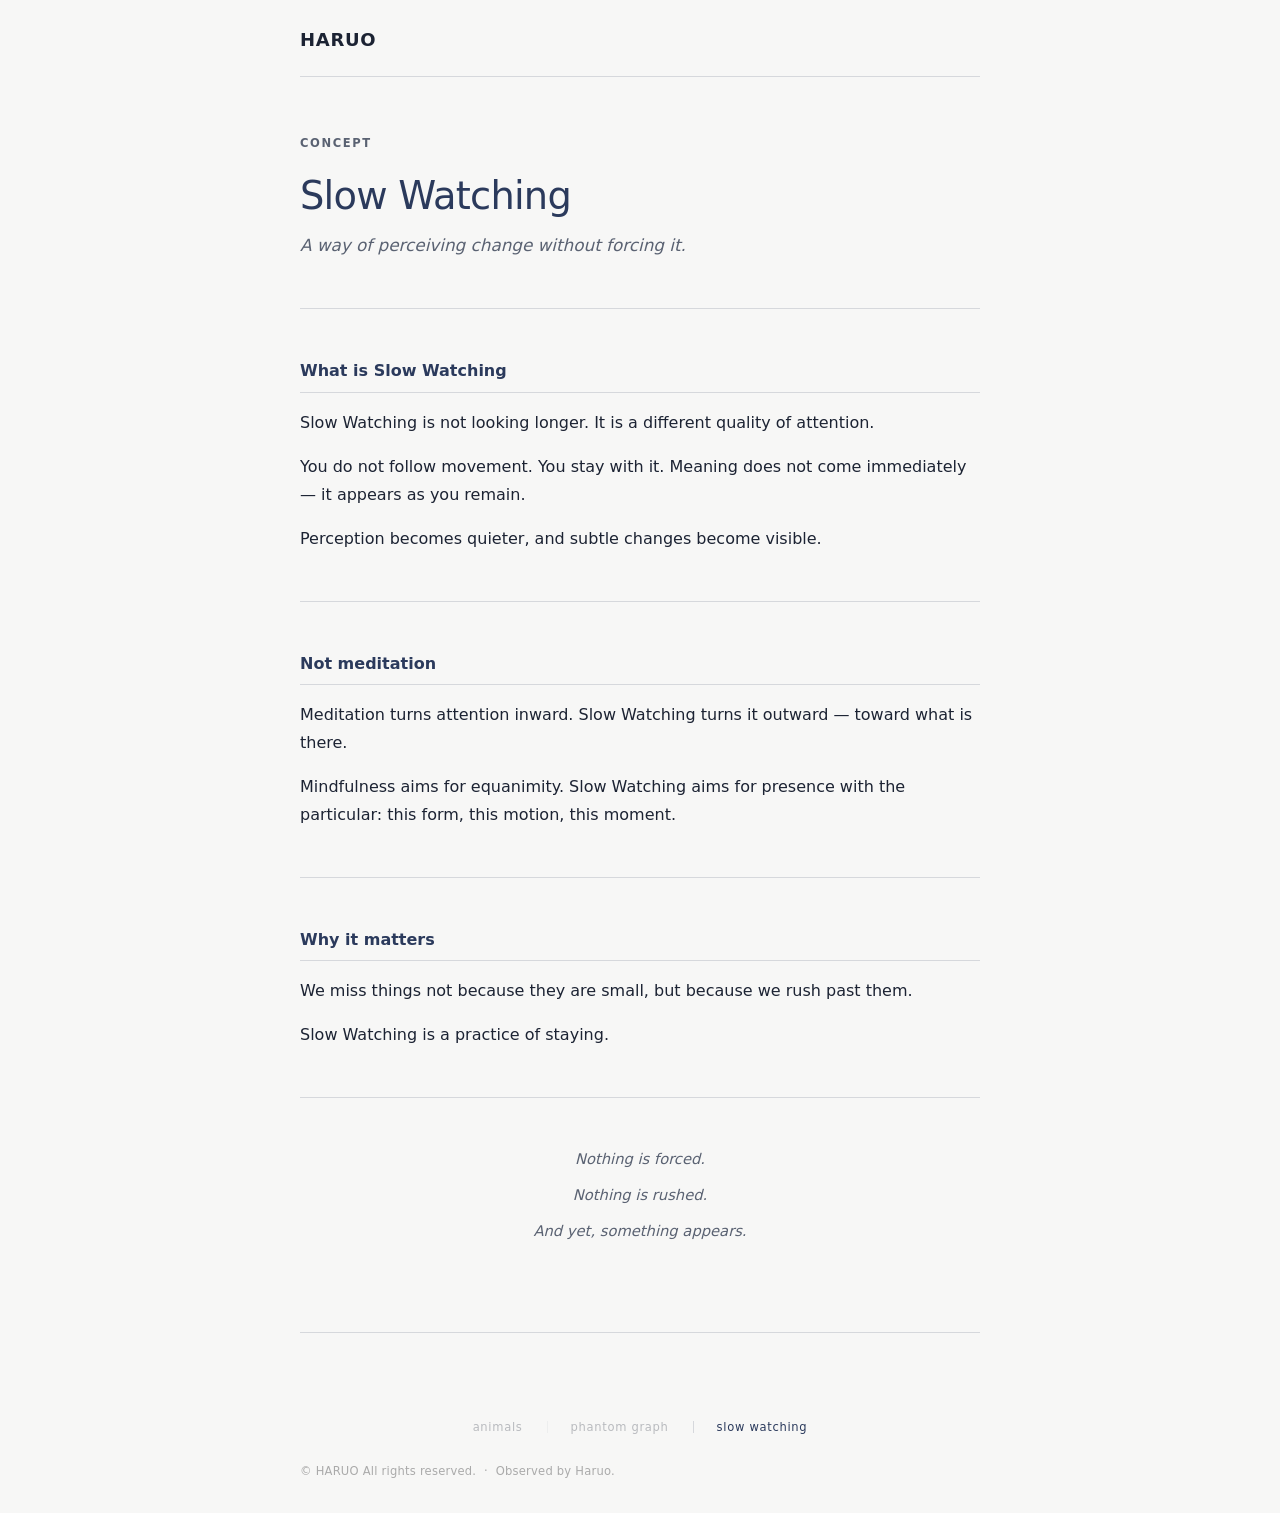
<file: index.html>
<!DOCTYPE html>
<html lang="en">
<head>
  <meta charset="UTF-8">
  <meta name="viewport" content="width=device-width, initial-scale=1.0">
  <title>Slow Watching — HARUO</title>
  <meta name="description" content="Slow Watching — A way of perceiving motion, change, and life by observing without rushing.">
  <link rel="stylesheet" href="styles.css">
</head>
<body>

  <div class="page-shell">

    <header class="site-header">
      <a href="/" class="site-title">HARUO</a>
    </header>

    <main class="site-main">

      <section class="hero">
        <p class="label">concept</p>
        <h1>Slow Watching</h1>
        <p class="sub">A way of perceiving change without forcing it.</p>
      </section>

      <section>
        <h2>What is Slow Watching</h2>
        <p>Slow Watching is not looking longer. It is a different quality of attention.</p>
        <p>You do not follow movement. You stay with it. Meaning does not come immediately — it appears as you remain.</p>
        <p>Perception becomes quieter, and subtle changes become visible.</p>
      </section>

      <section>
        <h2>Not meditation</h2>
        <p>Meditation turns attention inward. Slow Watching turns it outward — toward what is there.</p>
        <p>Mindfulness aims for equanimity. Slow Watching aims for presence with the particular: this form, this motion, this moment.</p>
      </section>

      <section>
        <h2>Why it matters</h2>
        <p>We miss things not because they are small, but because we rush past them.</p>
        <p>Slow Watching is a practice of staying.</p>
      </section>

      <section class="closing">
        <p class="closing-sub slow-appear">Nothing is forced.</p>
        <p class="closing-sub slow-appear">Nothing is rushed.</p>
        <p class="closing-sub slow-appear">And yet, something appears.</p>
      </section>

    </main>

    <footer class="site-footer">
      <nav class="field-nav">
        <a href="https://haruo-records.github.io/archive/" class="field-nav__node">animals</a>
        <a href="https://haruo-records.github.io/phantom-graph-site/" class="field-nav__node">phantom graph</a>
        <span class="field-nav__node current">slow watching</span>
      </nav>
      <p class="footer-copy">&copy; HARUO All rights reserved. &nbsp;·&nbsp; Observed by Haruo.</p>
    </footer>

  </div><!-- /.page-shell -->

</body>
</html>
</file>
<file: styles.css>
/* ============================================
   HARUO — Concept Sites
   styles.css
   ============================================ */

/* --- Reset --- */
*, *::before, *::after {
  box-sizing: border-box;
  margin: 0;
  padding: 0;
}

/* --- Base --- */
body {
  margin: 0;
  font-family: system-ui, -apple-system, 'Helvetica Neue', Arial, sans-serif;
  font-size: 16px;
  line-height: 1.75;
  color: #1c2333;
  background: #f7f7f6;
  -webkit-font-smoothing: antialiased;
}

main {
  display: block;
}

/* -------------------------------------------
   Page Shell
   header / main / footer を同じ幅で揃える核
------------------------------------------- */
.page-shell {
  max-width: 720px;
  margin: 0 auto;
  padding: 0 20px;
}

/* --- Header --- */
.site-header {
  padding: 24px 0 20px;
  border-bottom: 1px solid #d6d8dc;
}

.site-title {
  text-decoration: none;
  font-weight: 600;
  font-size: 18px;
  color: #1c2333;
  letter-spacing: 0.04em;
}

.site-title:hover {
  opacity: 0.6;
}

/* --- Main --- */
.site-main {
  padding: 0 0 56px;
}

/* --- Typography --- */
h1 {
  font-size: 2.4rem;
  font-weight: 400;
  line-height: 1.2;
  letter-spacing: -0.02em;
  color: #2b3a5c;
  margin-bottom: 0.75rem;
}

h2 {
  font-size: 1rem;
  font-weight: 600;
  color: #2b3a5c;
  margin-bottom: 1rem;
  padding-bottom: 0.4rem;
  border-bottom: 1px solid #d6d8dc;
}

p {
  margin-bottom: 1rem;
  color: #1c2333;
}

p:last-child {
  margin-bottom: 0;
}

a {
  color: #2b3a5c;
  text-decoration: underline;
  text-underline-offset: 3px;
  transition: opacity 0.15s ease;
}

a:hover {
  opacity: 0.6;
}

ul {
  padding-left: 1.25rem;
  margin-bottom: 1rem;
}

li {
  margin-bottom: 0.35rem;
  color: #1c2333;
}

/* --- Sections --- */
section {
  padding: 3rem 0;
  border-top: 1px solid #d6d8dc;
}

/* Hero はborder-topなし */
.hero {
  padding-top: 3.5rem;
  border-top: none;
}

/* --- Hero parts --- */
.label {
  font-size: 0.72rem;
  font-weight: 600;
  letter-spacing: 0.14em;
  text-transform: uppercase;
  color: #5a6272;
  margin-bottom: 1.25rem;
}

.sub {
  font-size: 1.05rem;
  font-style: italic;
  color: #5a6272;
  margin-bottom: 0.75rem;
}

.credit {
  font-size: 0.82rem;
  color: #999;
}

/* --- Closing (concept restatement) --- */
.closing {
  padding: 3rem 0 2rem;
  border-top: 1px solid #d6d8dc;
  text-align: center;
}

.closing-title {
  font-size: 1rem;
  font-weight: 600;
  color: #2b3a5c;
  margin-bottom: 0.5rem;
}

.closing-sub {
  font-style: italic;
  color: #5a6272;
  font-size: 0.92rem;
  margin-bottom: 0.625rem;
}

.closing-credit {
  font-size: 0.75rem;
  color: #aaa;
}

/* -------------------------------------------
   Footer
   page-shell 内なので左右は自動で揃う。
   縦余白のみここで管理。
------------------------------------------- */
.site-footer {
  padding: 40px 0 32px;
  border-top: 1px solid #d6d8dc;
}

.footer-inner {
  display: flex;
  align-items: flex-start;
  justify-content: flex-start;
  gap: 64px;
  margin-bottom: 1.5rem;
  flex-wrap: wrap;
}

.footer-cta a {
  font-size: 0.875rem;
  color: #5a6272;
  text-decoration: none;
  transition: color 0.18s;
}

.footer-cta a:hover {
  color: #2b3a5c;
  opacity: 1;
}

.footer-concepts__heading {
  font-size: 0.68rem;
  font-weight: 600;
  letter-spacing: 0.1em;
  text-transform: uppercase;
  color: #999;
  margin-bottom: 0.625rem;
}

.footer-concepts ul {
  list-style: none;
  padding-left: 0;
  margin-bottom: 0;
}

.footer-concepts li {
  margin-bottom: 0.5rem;
  line-height: 1.5;
}

.footer-concepts li:last-child {
  margin-bottom: 0;
}

.footer-concepts a {
  font-size: 0.8125rem;
  color: #999;
  text-decoration: none;
  transition: color 0.18s;
}

.footer-concepts a:hover {
  color: #2b3a5c;
  opacity: 1;
}

.footer-concepts .current {
  font-size: 0.8125rem;
  color: #ccc;
  cursor: default;
}

/* --- Concept Nav --- */
.concept-nav {
  display: flex;
  align-items: center;
  gap: 12px;
  padding: 10px 0 0;
  font-size: 0.6875rem;
  letter-spacing: 0.08em;
  flex-wrap: wrap;
  color: #999;
}
.concept-nav__sep { color: #d6d8dc; }
.concept-nav__links { display: flex; gap: 12px; flex-wrap: wrap; }
.concept-nav__link {
  color: #999;
  text-decoration: none;
  transition: color 0.18s;
}
.concept-nav__link:hover { color: #2b3a5c; opacity: 1; }
.concept-nav__link.current { color: #5a6272; }

/* footer description sub-text */
.footer-field-desc { color: #bbb; font-size: 0.75rem; }

/* External link indicator */
a.external::after {
  content: "↗";
  font-size: 0.7em;
  margin-left: 3px;
  color: #999;
  opacity: 0.7;
  transition: opacity 0.18s, color 0.18s;
}

a.external:hover::after {
  opacity: 1;
  color: #2b3a5c;
}

.footer-copy {
  font-size: 0.72rem;
  color: #aaa;
  letter-spacing: 0.02em;
}

/* --- Field Nav (position indicator) --- */
.field-nav {
  display: flex;
  align-items: center;
  justify-content: center;
  padding: 2.5rem 0 1.25rem;
}

.field-nav__node {
  font-size: 0.72rem;
  letter-spacing: 0.06em;
  color: #1c2333;
  text-decoration: none;
  opacity: 0.28;
  padding: 0.25rem 1.5rem;
  position: relative;
  transition: opacity 0.2s;
}

.field-nav__node + .field-nav__node::before {
  content: '';
  position: absolute;
  left: 0;
  top: 50%;
  width: 1px;
  height: 12px;
  background: #d6d8dc;
  transform: translateY(-50%);
}

.field-nav__node:hover {
  opacity: 0.75;
}

.field-nav__node.current {
  opacity: 1;
  color: #2b3a5c;
  cursor: default;
}

/* --- Slow appear animation --- */
@keyframes slow-appear {
  from { opacity: 0; }
  to { opacity: 1; }
}

.slow-appear {
  opacity: 0;
  animation: slow-appear 2.5s ease forwards;
}

.slow-appear:nth-child(1) { animation-delay: 0.5s; }
.slow-appear:nth-child(2) { animation-delay: 3s; }
.slow-appear:nth-child(3) { animation-delay: 5.5s; }

/* --- Responsive --- */
@media (max-width: 600px) {
  h1 {
    font-size: 1.9rem;
  }

  .hero {
    padding-top: 2.5rem;
  }

  section {
    padding: 2.25rem 0;
  }

  .footer-inner {
    flex-direction: column;
    gap: 24px;
  }

  .site-footer {
    padding: 32px 0 24px;
  }
}
</file>
